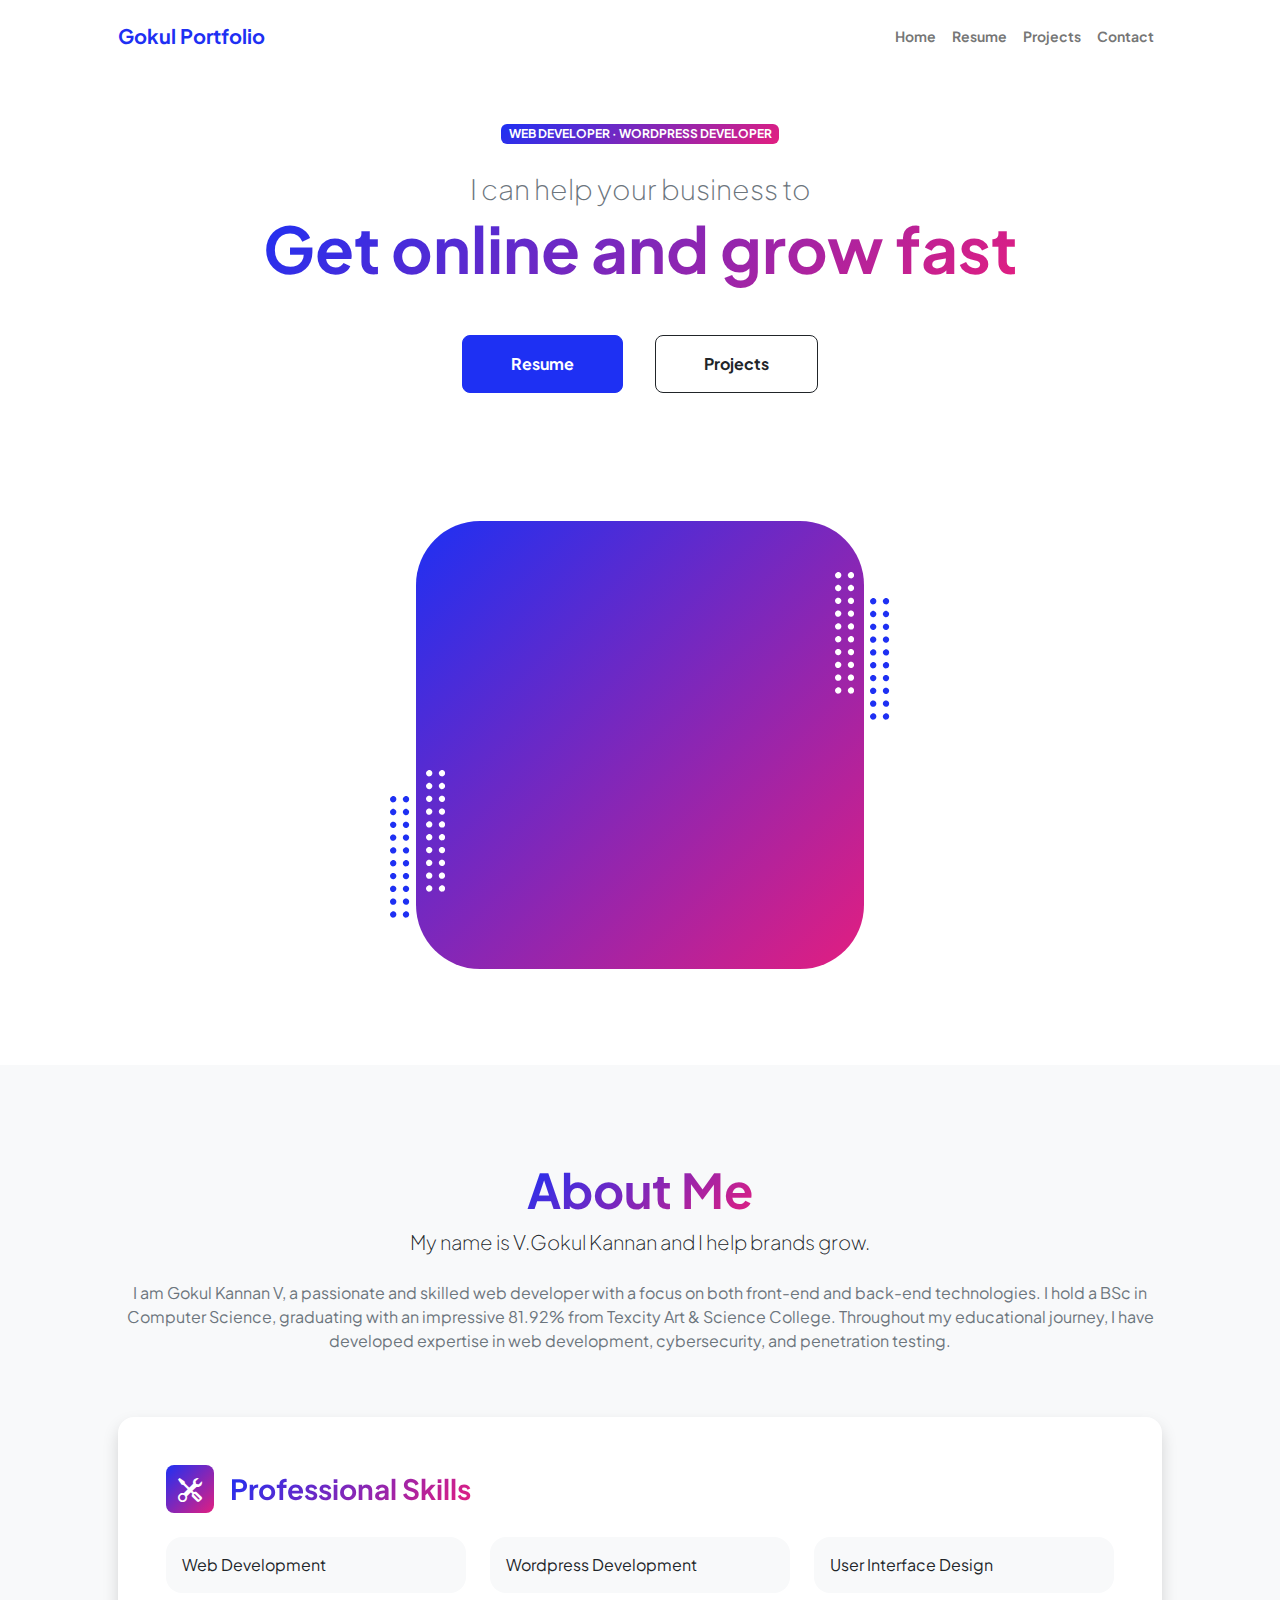
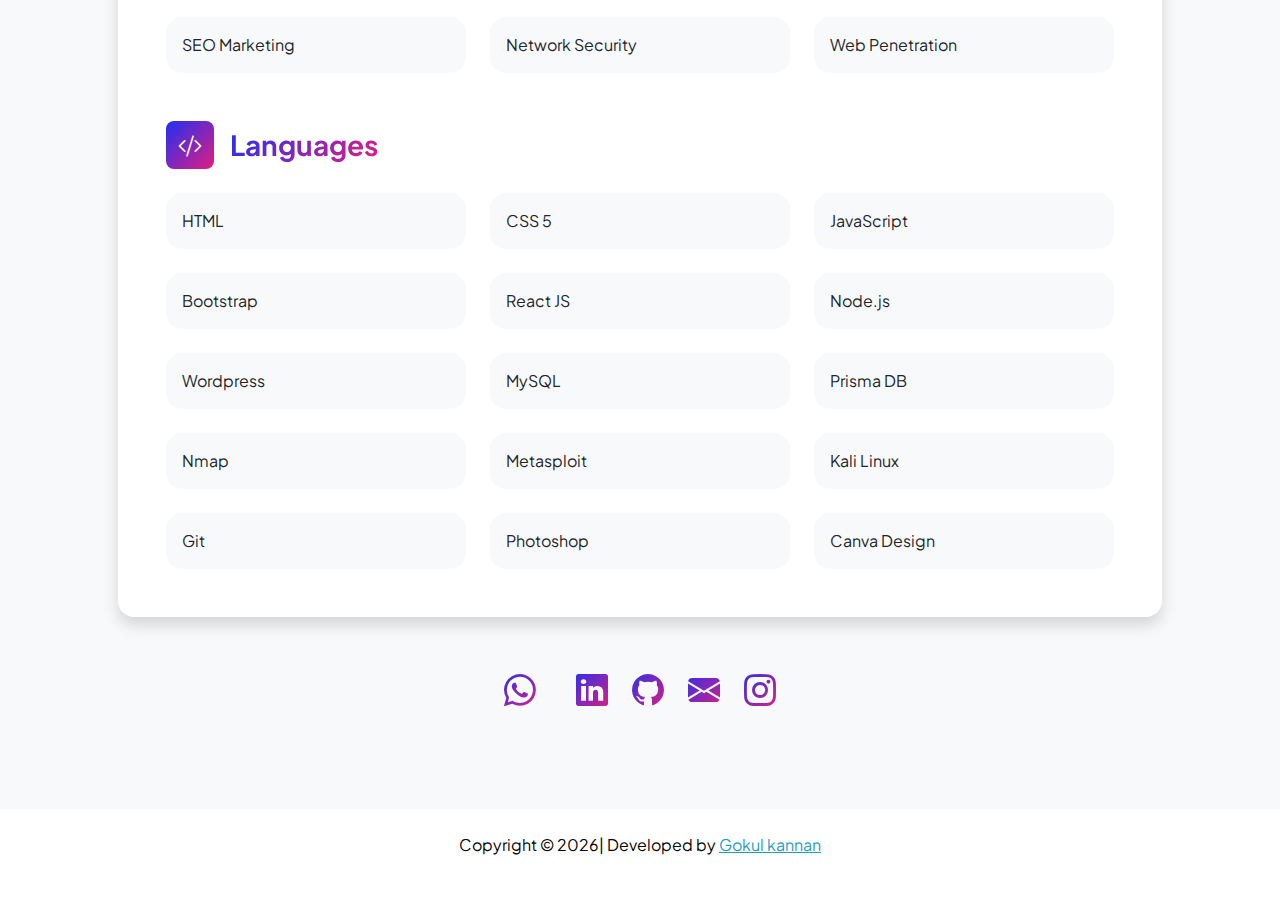
<file: index.html>
<!DOCTYPE html>
<html lang="en">
    <head>
        <meta charset="utf-8" />
        <meta name="viewport" content="width=device-width, initial-scale=1, shrink-to-fit=no" />
        <meta name="description" content="" />
        <meta name="author" content="" />
        <title>Gokul</title>
        <!-- Favicon-->
        <link rel="icon" type="image/x-icon" href="assets/favicon.ico" />
        <!-- Custom Google font-->
        <link rel="preconnect" href="https://fonts.googleapis.com" />
        <link rel="preconnect" href="https://fonts.gstatic.com" crossorigin />
        <link href="https://fonts.googleapis.com/css2?family=Plus+Jakarta+Sans:wght@100;200;300;400;500;600;700;800;900&amp;display=swap" rel="stylesheet" />
        <!-- Bootstrap icons-->
        <link href="https://cdn.jsdelivr.net/npm/bootstrap-icons@1.8.1/font/bootstrap-icons.css" rel="stylesheet" />
        <!-- Core theme CSS (includes Bootstrap)-->
        <link href="css/styles.css" rel="stylesheet" />
    </head>
    <body class="d-flex flex-column h-100">
        <main class="flex-shrink-0">
            <!-- Navigation-->
            <nav class="navbar navbar-expand-lg navbar-light bg-white py-3">
                <div class="container px-5">
                    <a class="navbar-brand" href="index.html"><span class="fw-bolder text-primary">Gokul Portfolio</span></a>
                    <button class="navbar-toggler" type="button" data-bs-toggle="collapse" data-bs-target="#navbarSupportedContent" aria-controls="navbarSupportedContent" aria-expanded="false" aria-label="Toggle navigation"><span class="navbar-toggler-icon"></span></button>
                    <div class="collapse navbar-collapse" id="navbarSupportedContent">
                        <ul class="navbar-nav ms-auto mb-2 mb-lg-0 small fw-bolder">
                            <li class="nav-item"><a class="nav-link" href="index.html">Home</a></li>
                            <li class="nav-item"><a class="nav-link" href="resume.html">Resume</a></li>
                            <li class="nav-item"><a class="nav-link" href="projects.html">Projects</a></li>
                            <li class="nav-item"><a class="nav-link" href="contact.html">Contact</a></li>
                        </ul>
                    </div>
                </div>
            </nav>
            <!-- Header-->
            <header class="py-5">
                <div class="container px-5 pb-5">
                    <div class="row gx-5 align-items-center">
                        <div class="col-xxl-5">
                            <!-- Header text content-->
                            <div class="text-center text-xxl-start">
                                <div class="badge bg-gradient-primary-to-secondary text-white mb-4"><div class="text-uppercase">Web Developer &middot; Wordpress Developer  </div></div>
                                <div class="fs-3 fw-light text-muted">I can help your business to</div>
                                <h1 class="display-3 fw-bolder mb-5"><span class="text-gradient d-inline">Get online and grow fast</span></h1>
                                <div class="d-grid gap-3 d-sm-flex justify-content-sm-center justify-content-xxl-start mb-3">
                                    <a class="btn btn-primary btn-lg px-5 py-3 me-sm-3 fs-6 fw-bolder" href="./assets/Gokul kannan Resume.pdf">Resume</a>
                                    <a class="btn btn-outline-dark btn-lg px-5 py-3 fs-6 fw-bolder" href="projects.html">Projects</a>
                                </div>
                            </div>
                        </div>
                        <div class="col-xxl-7">
                            <!-- Header profile picture-->
                            <div class="d-flex justify-content-center mt-5 mt-xxl-0">
                                <div class="profile bg-gradient-primary-to-secondary">
                                    <!-- TIP: For best results, use a photo with a transparent background like the demo example below-->
                                    <!-- Watch a tutorial on how to do this on YouTube (link)-->
                                   <!--  <img class="profile-img" src="assets/profile.png" alt="..." /> -->
                                    <div class="dots-1">
                                        <!-- SVG Dots-->
                                        <svg version="1.1" xmlns="http://www.w3.org/2000/svg" xmlns:xlink="http://www.w3.org/1999/xlink" x="0px" y="0px" viewBox="0 0 191.6 1215.4" style="enable-background: new 0 0 191.6 1215.4" xml:space="preserve">
                                            <g transform="translate(0.000000,1280.000000) scale(0.100000,-0.100000)">
                                                <path d="M227.7,12788.6c-105-35-200-141-222-248c-43-206,163-412,369-369c155,32,275,190,260,339c-11,105-90,213-190,262        C383.7,12801.6,289.7,12808.6,227.7,12788.6z"></path>
                                                <path d="M1507.7,12788.6c-151-50-253-216-222-362c25-119,136-230,254-255c194-41,395,142,375,339c-11,105-90,213-190,262        C1663.7,12801.6,1569.7,12808.6,1507.7,12788.6z"></path>
                                                <path d="M227.7,11508.6c-105-35-200-141-222-248c-43-206,163-412,369-369c155,32,275,190,260,339c-11,105-90,213-190,262        C383.7,11521.6,289.7,11528.6,227.7,11508.6z"></path>
                                                <path d="M1507.7,11508.6c-151-50-253-216-222-362c25-119,136-230,254-255c194-41,395,142,375,339c-11,105-90,213-190,262        C1663.7,11521.6,1569.7,11528.6,1507.7,11508.6z"></path>
                                                <path d="M227.7,10228.6c-105-35-200-141-222-248c-43-206,163-412,369-369c155,32,275,190,260,339c-11,105-90,213-190,262        C383.7,10241.6,289.7,10248.6,227.7,10228.6z"></path>
                                                <path d="M1507.7,10228.6c-105-35-200-141-222-248c-43-206,163-412,369-369c155,32,275,190,260,339c-11,105-90,213-190,262        C1663.7,10241.6,1569.7,10248.6,1507.7,10228.6z"></path>
                                                <path d="M227.7,8948.6c-105-35-200-141-222-248c-43-206,163-412,369-369c155,32,275,190,260,339c-11,105-90,213-190,262        C383.7,8961.6,289.7,8968.6,227.7,8948.6z"></path>
                                                <path d="M1507.7,8948.6c-105-35-200-141-222-248c-43-206,163-412,369-369c155,32,275,190,260,339c-11,105-90,213-190,262        C1663.7,8961.6,1569.7,8968.6,1507.7,8948.6z"></path>
                                                <path d="M227.7,7668.6c-105-35-200-141-222-248c-43-206,163-412,369-369c155,32,275,190,260,339c-11,105-90,213-190,262        C383.7,7681.6,289.7,7688.6,227.7,7668.6z"></path>
                                                <path d="M1507.7,7668.6c-105-35-200-141-222-248c-43-206,163-412,369-369c155,32,275,190,260,339c-11,105-90,213-190,262        C1663.7,7681.6,1569.7,7688.6,1507.7,7668.6z"></path>
                                                <path d="M227.7,6388.6c-105-35-200-141-222-248c-43-206,163-412,369-369c155,32,275,190,260,339c-11,105-90,213-190,262        C383.7,6401.6,289.7,6408.6,227.7,6388.6z"></path>
                                                <path d="M1507.7,6388.6c-105-35-200-141-222-248c-43-206,163-412,369-369c155,32,275,190,260,339c-11,105-90,213-190,262        C1663.7,6401.6,1569.7,6408.6,1507.7,6388.6z"></path>
                                                <path d="M227.7,5108.6c-105-35-200-141-222-248c-43-206,163-412,369-369c155,32,275,190,260,339c-11,105-90,213-190,262        C383.7,5121.6,289.7,5128.6,227.7,5108.6z"></path>
                                                <path d="M1507.7,5108.6c-105-35-200-141-222-248c-43-206,163-412,369-369c155,32,275,190,260,339c-11,105-90,213-190,262        C1663.7,5121.6,1569.7,5128.6,1507.7,5108.6z"></path>
                                                <path d="M227.7,3828.6c-105-35-200-141-222-248c-43-206,163-412,369-369c155,32,275,190,260,339c-11,105-90,213-190,262        C383.7,3841.6,289.7,3848.6,227.7,3828.6z"></path>
                                                <path d="M1507.7,3828.6c-105-35-200-141-222-248c-43-206,163-412,369-369c155,32,275,190,260,339c-11,105-90,213-190,262        C1663.7,3841.6,1569.7,3848.6,1507.7,3828.6z"></path>
                                                <path d="M227.7,2548.6c-105-35-200-141-222-248c-43-206,163-412,369-369c155,32,275,190,260,339c-11,105-90,213-190,262        C383.7,2561.6,289.7,2568.6,227.7,2548.6z"></path>
                                                <path d="M1507.7,2548.6c-105-35-200-141-222-248c-43-206,163-412,369-369c155,32,275,190,260,339c-11,105-90,213-190,262        C1663.7,2561.6,1569.7,2568.6,1507.7,2548.6z"></path>
                                                <path d="M227.7,1268.6c-105-35-200-141-222-248c-43-206,163-412,369-369c155,32,275,190,260,339c-11,105-90,213-190,262        C383.7,1281.6,289.7,1288.6,227.7,1268.6z"></path>
                                                <path d="M1507.7,1268.6c-105-35-200-141-222-248c-43-206,163-412,369-369c155,32,275,190,260,339c-11,105-90,213-190,262        C1663.7,1281.6,1569.7,1288.6,1507.7,1268.6z"></path>
                                            </g>
                                        </svg>
                                        <!-- END of SVG dots-->
                                    </div>
                                    <div class="dots-2">
                                        <!-- SVG Dots-->
                                        <svg version="1.1" xmlns="http://www.w3.org/2000/svg" xmlns:xlink="http://www.w3.org/1999/xlink" x="0px" y="0px" viewBox="0 0 191.6 1215.4" style="enable-background: new 0 0 191.6 1215.4" xml:space="preserve">
                                            <g transform="translate(0.000000,1280.000000) scale(0.100000,-0.100000)">
                                                <path d="M227.7,12788.6c-105-35-200-141-222-248c-43-206,163-412,369-369c155,32,275,190,260,339c-11,105-90,213-190,262        C383.7,12801.6,289.7,12808.6,227.7,12788.6z"></path>
                                                <path d="M1507.7,12788.6c-151-50-253-216-222-362c25-119,136-230,254-255c194-41,395,142,375,339c-11,105-90,213-190,262        C1663.7,12801.6,1569.7,12808.6,1507.7,12788.6z"></path>
                                                <path d="M227.7,11508.6c-105-35-200-141-222-248c-43-206,163-412,369-369c155,32,275,190,260,339c-11,105-90,213-190,262        C383.7,11521.6,289.7,11528.6,227.7,11508.6z"></path>
                                                <path d="M1507.7,11508.6c-151-50-253-216-222-362c25-119,136-230,254-255c194-41,395,142,375,339c-11,105-90,213-190,262        C1663.7,11521.6,1569.7,11528.6,1507.7,11508.6z"></path>
                                                <path d="M227.7,10228.6c-105-35-200-141-222-248c-43-206,163-412,369-369c155,32,275,190,260,339c-11,105-90,213-190,262        C383.7,10241.6,289.7,10248.6,227.7,10228.6z"></path>
                                                <path d="M1507.7,10228.6c-105-35-200-141-222-248c-43-206,163-412,369-369c155,32,275,190,260,339c-11,105-90,213-190,262        C1663.7,10241.6,1569.7,10248.6,1507.7,10228.6z"></path>
                                                <path d="M227.7,8948.6c-105-35-200-141-222-248c-43-206,163-412,369-369c155,32,275,190,260,339c-11,105-90,213-190,262        C383.7,8961.6,289.7,8968.6,227.7,8948.6z"></path>
                                                <path d="M1507.7,8948.6c-105-35-200-141-222-248c-43-206,163-412,369-369c155,32,275,190,260,339c-11,105-90,213-190,262        C1663.7,8961.6,1569.7,8968.6,1507.7,8948.6z"></path>
                                                <path d="M227.7,7668.6c-105-35-200-141-222-248c-43-206,163-412,369-369c155,32,275,190,260,339c-11,105-90,213-190,262        C383.7,7681.6,289.7,7688.6,227.7,7668.6z"></path>
                                                <path d="M1507.7,7668.6c-105-35-200-141-222-248c-43-206,163-412,369-369c155,32,275,190,260,339c-11,105-90,213-190,262        C1663.7,7681.6,1569.7,7688.6,1507.7,7668.6z"></path>
                                                <path d="M227.7,6388.6c-105-35-200-141-222-248c-43-206,163-412,369-369c155,32,275,190,260,339c-11,105-90,213-190,262        C383.7,6401.6,289.7,6408.6,227.7,6388.6z"></path>
                                                <path d="M1507.7,6388.6c-105-35-200-141-222-248c-43-206,163-412,369-369c155,32,275,190,260,339c-11,105-90,213-190,262        C1663.7,6401.6,1569.7,6408.6,1507.7,6388.6z"></path>
                                                <path d="M227.7,5108.6c-105-35-200-141-222-248c-43-206,163-412,369-369c155,32,275,190,260,339c-11,105-90,213-190,262        C383.7,5121.6,289.7,5128.6,227.7,5108.6z"></path>
                                                <path d="M1507.7,5108.6c-105-35-200-141-222-248c-43-206,163-412,369-369c155,32,275,190,260,339c-11,105-90,213-190,262        C1663.7,5121.6,1569.7,5128.6,1507.7,5108.6z"></path>
                                                <path d="M227.7,3828.6c-105-35-200-141-222-248c-43-206,163-412,369-369c155,32,275,190,260,339c-11,105-90,213-190,262        C383.7,3841.6,289.7,3848.6,227.7,3828.6z"></path>
                                                <path d="M1507.7,3828.6c-105-35-200-141-222-248c-43-206,163-412,369-369c155,32,275,190,260,339c-11,105-90,213-190,262        C1663.7,3841.6,1569.7,3848.6,1507.7,3828.6z"></path>
                                                <path d="M227.7,2548.6c-105-35-200-141-222-248c-43-206,163-412,369-369c155,32,275,190,260,339c-11,105-90,213-190,262        C383.7,2561.6,289.7,2568.6,227.7,2548.6z"></path>
                                                <path d="M1507.7,2548.6c-105-35-200-141-222-248c-43-206,163-412,369-369c155,32,275,190,260,339c-11,105-90,213-190,262        C1663.7,2561.6,1569.7,2568.6,1507.7,2548.6z"></path>
                                                <path d="M227.7,1268.6c-105-35-200-141-222-248c-43-206,163-412,369-369c155,32,275,190,260,339c-11,105-90,213-190,262        C383.7,1281.6,289.7,1288.6,227.7,1268.6z"></path>
                                                <path d="M1507.7,1268.6c-105-35-200-141-222-248c-43-206,163-412,369-369c155,32,275,190,260,339c-11,105-90,213-190,262        C1663.7,1281.6,1569.7,1288.6,1507.7,1268.6z"></path>
                                            </g>
                                        </svg>
                                        <!-- END of SVG dots-->
                                    </div>
                                    <div class="dots-3">
                                        <!-- SVG Dots-->
                                        <svg version="1.1" xmlns="http://www.w3.org/2000/svg" xmlns:xlink="http://www.w3.org/1999/xlink" x="0px" y="0px" viewBox="0 0 191.6 1215.4" style="enable-background: new 0 0 191.6 1215.4" xml:space="preserve">
                                            <g transform="translate(0.000000,1280.000000) scale(0.100000,-0.100000)">
                                                <path d="M227.7,12788.6c-105-35-200-141-222-248c-43-206,163-412,369-369c155,32,275,190,260,339c-11,105-90,213-190,262        C383.7,12801.6,289.7,12808.6,227.7,12788.6z"></path>
                                                <path d="M1507.7,12788.6c-151-50-253-216-222-362c25-119,136-230,254-255c194-41,395,142,375,339c-11,105-90,213-190,262        C1663.7,12801.6,1569.7,12808.6,1507.7,12788.6z"></path>
                                                <path d="M227.7,11508.6c-105-35-200-141-222-248c-43-206,163-412,369-369c155,32,275,190,260,339c-11,105-90,213-190,262        C383.7,11521.6,289.7,11528.6,227.7,11508.6z"></path>
                                                <path d="M1507.7,11508.6c-151-50-253-216-222-362c25-119,136-230,254-255c194-41,395,142,375,339c-11,105-90,213-190,262        C1663.7,11521.6,1569.7,11528.6,1507.7,11508.6z"></path>
                                                <path d="M227.7,10228.6c-105-35-200-141-222-248c-43-206,163-412,369-369c155,32,275,190,260,339c-11,105-90,213-190,262        C383.7,10241.6,289.7,10248.6,227.7,10228.6z"></path>
                                                <path d="M1507.7,10228.6c-105-35-200-141-222-248c-43-206,163-412,369-369c155,32,275,190,260,339c-11,105-90,213-190,262        C1663.7,10241.6,1569.7,10248.6,1507.7,10228.6z"></path>
                                                <path d="M227.7,8948.6c-105-35-200-141-222-248c-43-206,163-412,369-369c155,32,275,190,260,339c-11,105-90,213-190,262        C383.7,8961.6,289.7,8968.6,227.7,8948.6z"></path>
                                                <path d="M1507.7,8948.6c-105-35-200-141-222-248c-43-206,163-412,369-369c155,32,275,190,260,339c-11,105-90,213-190,262        C1663.7,8961.6,1569.7,8968.6,1507.7,8948.6z"></path>
                                                <path d="M227.7,7668.6c-105-35-200-141-222-248c-43-206,163-412,369-369c155,32,275,190,260,339c-11,105-90,213-190,262        C383.7,7681.6,289.7,7688.6,227.7,7668.6z"></path>
                                                <path d="M1507.7,7668.6c-105-35-200-141-222-248c-43-206,163-412,369-369c155,32,275,190,260,339c-11,105-90,213-190,262        C1663.7,7681.6,1569.7,7688.6,1507.7,7668.6z"></path>
                                                <path d="M227.7,6388.6c-105-35-200-141-222-248c-43-206,163-412,369-369c155,32,275,190,260,339c-11,105-90,213-190,262        C383.7,6401.6,289.7,6408.6,227.7,6388.6z"></path>
                                                <path d="M1507.7,6388.6c-105-35-200-141-222-248c-43-206,163-412,369-369c155,32,275,190,260,339c-11,105-90,213-190,262        C1663.7,6401.6,1569.7,6408.6,1507.7,6388.6z"></path>
                                                <path d="M227.7,5108.6c-105-35-200-141-222-248c-43-206,163-412,369-369c155,32,275,190,260,339c-11,105-90,213-190,262        C383.7,5121.6,289.7,5128.6,227.7,5108.6z"></path>
                                                <path d="M1507.7,5108.6c-105-35-200-141-222-248c-43-206,163-412,369-369c155,32,275,190,260,339c-11,105-90,213-190,262        C1663.7,5121.6,1569.7,5128.6,1507.7,5108.6z"></path>
                                                <path d="M227.7,3828.6c-105-35-200-141-222-248c-43-206,163-412,369-369c155,32,275,190,260,339c-11,105-90,213-190,262        C383.7,3841.6,289.7,3848.6,227.7,3828.6z"></path>
                                                <path d="M1507.7,3828.6c-105-35-200-141-222-248c-43-206,163-412,369-369c155,32,275,190,260,339c-11,105-90,213-190,262        C1663.7,3841.6,1569.7,3848.6,1507.7,3828.6z"></path>
                                                <path d="M227.7,2548.6c-105-35-200-141-222-248c-43-206,163-412,369-369c155,32,275,190,260,339c-11,105-90,213-190,262        C383.7,2561.6,289.7,2568.6,227.7,2548.6z"></path>
                                                <path d="M1507.7,2548.6c-105-35-200-141-222-248c-43-206,163-412,369-369c155,32,275,190,260,339c-11,105-90,213-190,262        C1663.7,2561.6,1569.7,2568.6,1507.7,2548.6z"></path>
                                                <path d="M227.7,1268.6c-105-35-200-141-222-248c-43-206,163-412,369-369c155,32,275,190,260,339c-11,105-90,213-190,262        C383.7,1281.6,289.7,1288.6,227.7,1268.6z"></path>
                                                <path d="M1507.7,1268.6c-105-35-200-141-222-248c-43-206,163-412,369-369c155,32,275,190,260,339c-11,105-90,213-190,262        C1663.7,1281.6,1569.7,1288.6,1507.7,1268.6z"></path>
                                            </g>
                                        </svg>
                                        <!-- END of SVG dots-->
                                    </div>
                                    <div class="dots-4">
                                        <!-- SVG Dots-->
                                        <svg version="1.1" xmlns="http://www.w3.org/2000/svg" xmlns:xlink="http://www.w3.org/1999/xlink" x="0px" y="0px" viewBox="0 0 191.6 1215.4" style="enable-background: new 0 0 191.6 1215.4" xml:space="preserve">
                                            <g transform="translate(0.000000,1280.000000) scale(0.100000,-0.100000)">
                                                <path d="M227.7,12788.6c-105-35-200-141-222-248c-43-206,163-412,369-369c155,32,275,190,260,339c-11,105-90,213-190,262        C383.7,12801.6,289.7,12808.6,227.7,12788.6z"></path>
                                                <path d="M1507.7,12788.6c-151-50-253-216-222-362c25-119,136-230,254-255c194-41,395,142,375,339c-11,105-90,213-190,262        C1663.7,12801.6,1569.7,12808.6,1507.7,12788.6z"></path>
                                                <path d="M227.7,11508.6c-105-35-200-141-222-248c-43-206,163-412,369-369c155,32,275,190,260,339c-11,105-90,213-190,262        C383.7,11521.6,289.7,11528.6,227.7,11508.6z"></path>
                                                <path d="M1507.7,11508.6c-151-50-253-216-222-362c25-119,136-230,254-255c194-41,395,142,375,339c-11,105-90,213-190,262        C1663.7,11521.6,1569.7,11528.6,1507.7,11508.6z"></path>
                                                <path d="M227.7,10228.6c-105-35-200-141-222-248c-43-206,163-412,369-369c155,32,275,190,260,339c-11,105-90,213-190,262        C383.7,10241.6,289.7,10248.6,227.7,10228.6z"></path>
                                                <path d="M1507.7,10228.6c-105-35-200-141-222-248c-43-206,163-412,369-369c155,32,275,190,260,339c-11,105-90,213-190,262        C1663.7,10241.6,1569.7,10248.6,1507.7,10228.6z"></path>
                                                <path d="M227.7,8948.6c-105-35-200-141-222-248c-43-206,163-412,369-369c155,32,275,190,260,339c-11,105-90,213-190,262        C383.7,8961.6,289.7,8968.6,227.7,8948.6z"></path>
                                                <path d="M1507.7,8948.6c-105-35-200-141-222-248c-43-206,163-412,369-369c155,32,275,190,260,339c-11,105-90,213-190,262        C1663.7,8961.6,1569.7,8968.6,1507.7,8948.6z"></path>
                                                <path d="M227.7,7668.6c-105-35-200-141-222-248c-43-206,163-412,369-369c155,32,275,190,260,339c-11,105-90,213-190,262        C383.7,7681.6,289.7,7688.6,227.7,7668.6z"></path>
                                                <path d="M1507.7,7668.6c-105-35-200-141-222-248c-43-206,163-412,369-369c155,32,275,190,260,339c-11,105-90,213-190,262        C1663.7,7681.6,1569.7,7688.6,1507.7,7668.6z"></path>
                                                <path d="M227.7,6388.6c-105-35-200-141-222-248c-43-206,163-412,369-369c155,32,275,190,260,339c-11,105-90,213-190,262        C383.7,6401.6,289.7,6408.6,227.7,6388.6z"></path>
                                                <path d="M1507.7,6388.6c-105-35-200-141-222-248c-43-206,163-412,369-369c155,32,275,190,260,339c-11,105-90,213-190,262        C1663.7,6401.6,1569.7,6408.6,1507.7,6388.6z"></path>
                                                <path d="M227.7,5108.6c-105-35-200-141-222-248c-43-206,163-412,369-369c155,32,275,190,260,339c-11,105-90,213-190,262        C383.7,5121.6,289.7,5128.6,227.7,5108.6z"></path>
                                                <path d="M1507.7,5108.6c-105-35-200-141-222-248c-43-206,163-412,369-369c155,32,275,190,260,339c-11,105-90,213-190,262        C1663.7,5121.6,1569.7,5128.6,1507.7,5108.6z"></path>
                                                <path d="M227.7,3828.6c-105-35-200-141-222-248c-43-206,163-412,369-369c155,32,275,190,260,339c-11,105-90,213-190,262        C383.7,3841.6,289.7,3848.6,227.7,3828.6z"></path>
                                                <path d="M1507.7,3828.6c-105-35-200-141-222-248c-43-206,163-412,369-369c155,32,275,190,260,339c-11,105-90,213-190,262        C1663.7,3841.6,1569.7,3848.6,1507.7,3828.6z"></path>
                                                <path d="M227.7,2548.6c-105-35-200-141-222-248c-43-206,163-412,369-369c155,32,275,190,260,339c-11,105-90,213-190,262        C383.7,2561.6,289.7,2568.6,227.7,2548.6z"></path>
                                                <path d="M1507.7,2548.6c-105-35-200-141-222-248c-43-206,163-412,369-369c155,32,275,190,260,339c-11,105-90,213-190,262        C1663.7,2561.6,1569.7,2568.6,1507.7,2548.6z"></path>
                                                <path d="M227.7,1268.6c-105-35-200-141-222-248c-43-206,163-412,369-369c155,32,275,190,260,339c-11,105-90,213-190,262        C383.7,1281.6,289.7,1288.6,227.7,1268.6z"></path>
                                                <path d="M1507.7,1268.6c-105-35-200-141-222-248c-43-206,163-412,369-369c155,32,275,190,260,339c-11,105-90,213-190,262        C1663.7,1281.6,1569.7,1288.6,1507.7,1268.6z"></path>
                                            </g>
                                        </svg>
                                        <!-- END of SVG dots-->
                                    </div>
                                </div>
                            </div>
                        </div>
                    </div>
                </div>
            </header>
            <!-- About Section-->
            <section class="bg-light py-5">
                <div class="container px-5">
                    <div class="row gx-5 justify-content-center">
                        <div class="col-xxl-8">
                            <div class="text-center my-5">
                                <h2 class="display-5 fw-bolder"><span class="text-gradient d-inline">About Me</span></h2>
                                <p class="lead fw-light mb-4">My name is V.Gokul Kannan and I help brands grow.</p>
                                <p class="text-muted">I am Gokul Kannan V, a passionate and skilled web developer with a
                                     focus on both front-end and back-end technologies. I hold a BSc in Computer Science,
                                      graduating with an impressive 81.92% from Texcity Art & Science College. Throughout my educational journey,
                                     I have developed expertise in web development, cybersecurity, and penetration testing.</p>
                                     <br><br>
                                     <section>
                                        <!-- Skillset Card-->
                                        <div class="card shadow border-0 rounded-4 mb-5">
                                            <div class="card-body p-5">
                                                <!-- Professional skills list-->
                                                <div class="mb-5">
                                                    <div class="d-flex align-items-center mb-4">
                                                        <div class="feature bg-primary bg-gradient-primary-to-secondary text-white rounded-3 me-3"><i class="bi bi-tools"></i></div>
                                                        <h3 class="fw-bolder mb-0"><span class="text-gradient d-inline">Professional Skills</span></h3>
                                                    </div>
                                                    <div class="row row-cols-1 row-cols-md-3 mb-4">
                                                        <div class="col mb-4 mb-md-0"><div class="d-flex align-items-center bg-light rounded-4 p-3 h-100">Web Development</div></div>
                                                        <div class="col mb-4 mb-md-0"><div class="d-flex align-items-center bg-light rounded-4 p-3 h-100">Wordpress Development</div></div>
                                                        <div class="col"><div class="d-flex align-items-center bg-light rounded-4 p-3 h-100">User Interface Design</div></div>
                                                    </div>
                                                     <div class="row row-cols-1 row-cols-md-3">
                                                        <div class="col mb-4 mb-md-0"><div class="d-flex align-items-center bg-light rounded-4 p-3 h-100">SEO Marketing</div></div>
                                                        <div class="col mb-4 mb-md-0"><div class="d-flex align-items-center bg-light rounded-4 p-3 h-100">Network Security</div></div>
                                                        <div class="col mb-4 mb-md-0"><div class="d-flex align-items-center bg-light rounded-4 p-3 h-100">Web Penetration</div></div>
                                                    </div>
                                                </div>
                                                <!-- Languages list-->
                                                <div class="mb-0">
                                                    <div class="d-flex align-items-center mb-4">
                                                        <div class="feature bg-primary bg-gradient-primary-to-secondary text-white rounded-3 me-3"><i class="bi bi-code-slash"></i></div>
                                                        <h3 class="fw-bolder mb-0"><span class="text-gradient d-inline">Languages</span></h3>
                                                    </div>
                                                    <div class="row row-cols-1 row-cols-md-3 mb-4">
                                                        <div class="col mb-4 mb-md-0"><div class="d-flex align-items-center bg-light rounded-4 p-3 h-100">HTML</div></div>
                                                        <div class="col mb-4 mb-md-0"><div class="d-flex align-items-center bg-light rounded-4 p-3 h-100">CSS 5</div></div>
                                                        <div class="col"><div class="d-flex align-items-center bg-light rounded-4 p-3 h-100">JavaScript</div></div>
                                                    </div>
                                                    <div class="row row-cols-1 row-cols-md-3">
                                                        <div class="col mb-4 mb-md-0"><div class="d-flex align-items-center bg-light rounded-4 p-3 h-100">Bootstrap </div></div>
                                                        <div class="col mb-4 mb-md-0"><div class="d-flex align-items-center bg-light rounded-4 p-3 h-100">  React JS</div></div>
                                                        <div class="col"><div class="d-flex align-items-center bg-light rounded-4 p-3 h-100">Node.js </div></div>
                                                    </div>
                                                    <br>
                                                    <div class="row row-cols-1 row-cols-md-3">
                                                        <div class="col mb-4 mb-md-0"><div class="d-flex align-items-center bg-light rounded-4 p-3 h-100">Wordpress</div></div>
                                                        <div class="col mb-4 mb-md-0"><div class="d-flex align-items-center bg-light rounded-4 p-3 h-100">MySQL </div></div>
                                                        <div class="col"><div class="d-flex align-items-center bg-light rounded-4 p-3 h-100">Prisma DB</div></div>
                                                    </div>
                                                    <br>
                                                    <div class="row row-cols-1 row-cols-md-3">
                                                        <div class="col mb-4 mb-md-0"><div class="d-flex align-items-center bg-light rounded-4 p-3 h-100">Nmap</div></div>
                                                        <div class="col mb-4 mb-md-0"><div class="d-flex align-items-center bg-light rounded-4 p-3 h-100">Metasploit </div></div>
                                                        <div class="col"><div class="d-flex align-items-center bg-light rounded-4 p-3 h-100">Kali Linux</div></div>
                                                    </div>
                                                    <br>
                                                    <div class="row row-cols-1 row-cols-md-3">
                                                        <div class="col mb-4 mb-md-0"><div class="d-flex align-items-center bg-light rounded-4 p-3 h-100">Git</div></div>
                                                        <div class="col mb-4 mb-md-0"><div class="d-flex align-items-center bg-light rounded-4 p-3 h-100">Photoshop </div></div>
                                                        <div class="col"><div class="d-flex align-items-center bg-light rounded-4 p-3 h-100">Canva Design</div></div>
                                                    </div>
                                                </div>
                                            </div>
                                        </div>
                                    </section>
                                   
                                    <div class="d-flex justify-content-center fs-2 gap-4">
                                        <a class="text-gradient me-3" href="https://wa.me/9600925488" target="_blank" rel="noopener noreferrer"><i class="bi bi-whatsapp"></i></a>
                                        <a class="text-gradient" href="https://www.linkedin.com/in/gokul-kannan-99a4b5329/?utm_source=share&utm_campaign=share_via&utm_content=profile&utm_medium=android_app"><i class="bi bi-linkedin"></i></a>
                                        <a class="text-gradient" href="https://github.com/gokulKov"><i class="bi bi-github"></i></a>
                                        <a class="text-gradient" href="mailto:gokulkannan24005@gmail.com" target="_blank" rel="noopener noreferrer">
                                            <i class="bi bi-envelope-fill"></i>
                                        </a>
                                        <a class="text-gradient" href="https://www.instagram.com/gokul__lm10?igsh=bjN5Y2ZuZjZna3Ji"><i class="bi bi-instagram"></i></a>
                                      
                                        
                                        
                                    </div>
                            </div>
                        </div>
                    </div>
                </div>
            </section>
        </main>
        <!-- Footer-->
        <footer class="bg-white py-4 mt-auto">
            <div class="container px-5">
                <div class="row align-items-center justify-content-between flex-column flex-sm-row">
                    <p style="color:#050303; text-align:center;">
                        Copyright © <span id="copyright"><script>document.getElementById('copyright').appendChild(document.createTextNode(new Date().getFullYear() + ""))</script></span>| Developed by <a  style="color:#259cc0; " href="#" target="_blank" >Gokul kannan</a>
                    </p>
                    <!-- <div class="col-auto">
                        <a class="small" href="#!">Privacy</a>
                        <span class="mx-1">&middot;</span>
                        <a class="small" href="#!">Terms</a>
                        <span class="mx-1">&middot;</span>
                        <a class="small" href="#!">Contact</a>
                    </div> -->
                </div>
            </div>
        </footer>
        <!-- Bootstrap core JS-->
        <script src="https://cdn.jsdelivr.net/npm/bootstrap@5.2.3/dist/js/bootstrap.bundle.min.js"></script>
        <!-- Core theme JS-->
        <script src="js/scripts.js"></script>
    </body>
</html>
</file>
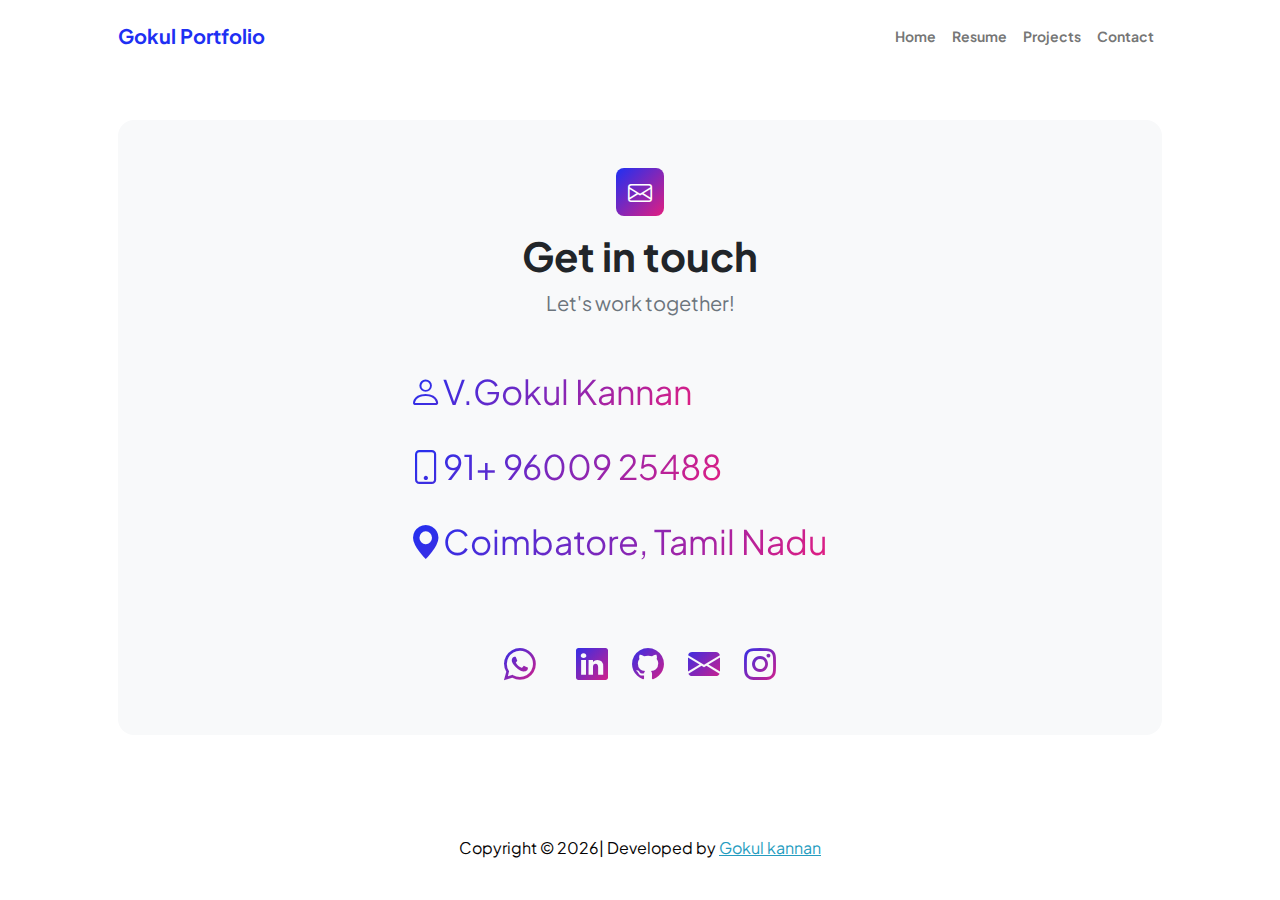
<file: contact.html>
<!DOCTYPE html>
<html lang="en">
    <head>
        <meta charset="utf-8" />
        <meta name="viewport" content="width=device-width, initial-scale=1, shrink-to-fit=no" />
        <meta name="description" content />
        <meta name="author" content />
        <title>Gokul</title>
        <!-- Favicon-->
        <link rel="icon" type="image/x-icon" href="assets/favicon.ico" />
        <!-- Custom Google font-->
        <link rel="preconnect" href="https://fonts.googleapis.com" />
        <link rel="preconnect" href="https://fonts.gstatic.com" crossorigin />
        <link href="https://fonts.googleapis.com/css2?family=Plus+Jakarta+Sans:wght@100;200;300;400;500;600;700;800;900&amp;display=swap" rel="stylesheet" />
        <!-- Bootstrap icons-->
        <link href="https://cdn.jsdelivr.net/npm/bootstrap-icons@1.8.1/font/bootstrap-icons.css" rel="stylesheet" />
        <!-- Core theme CSS (includes Bootstrap)-->
        <link href="css/styles.css" rel="stylesheet" />
    </head>
    <body class="d-flex flex-column">
        <main class="flex-shrink-0">
            <!-- Navigation-->
            <nav class="navbar navbar-expand-lg navbar-light bg-white py-3">
                <div class="container px-5">
                    <a class="navbar-brand" href="index.html"><span class="fw-bolder text-primary">Gokul Portfolio
                    </span></a>
                    <button class="navbar-toggler" type="button" data-bs-toggle="collapse" data-bs-target="#navbarSupportedContent" aria-controls="navbarSupportedContent" aria-expanded="false" aria-label="Toggle navigation"><span class="navbar-toggler-icon"></span></button>
                    <div class="collapse navbar-collapse" id="navbarSupportedContent">
                        <ul class="navbar-nav ms-auto mb-2 mb-lg-0 small fw-bolder">
                            <li class="nav-item"><a class="nav-link" href="index.html">Home</a></li>
                            <li class="nav-item"><a class="nav-link" href="resume.html">Resume</a></li>
                            <li class="nav-item"><a class="nav-link" href="projects.html">Projects</a></li>
                            <li class="nav-item"><a class="nav-link" href="contact.html">Contact</a></li>
                        </ul>
                    </div>
                </div>
            </nav>
            <!-- Page content-->
            <section class="py-5">
                <div class="container px-5">
                    <!-- Contact form-->
                    <div class="bg-light rounded-4 py-5 px-4 px-md-5">
                        <div class="text-center mb-5">
                            <div class="feature bg-primary bg-gradient-primary-to-secondary text-white rounded-3 mb-3"><i class="bi bi-envelope"></i></div>
                            <h1 class="fw-bolder">Get in touch</h1>
                            <p class="lead fw-normal text-muted mb-0">Let's work together!</p>
                        </div>
                        <div class="row gx-10 justify-content-center">
                            <div class="col-lg-8 col-xl-6">
                                

                                
                                <a class="text-gradient" style="height: 100px; font-size: 34px;" href="#!"><i class="bi bi-person"></i>V.Gokul Kannan</a><br><br>
                                <a class="text-gradient" style="height: 100px; font-size: 34px;" href="#!"><i class="bi bi-phone"></i>91+ 96009 25488</a><br><br>
                                <a class="text-gradient" style="height: 100px; font-size: 34px;" href="#!"><i class="bi bi-geo-alt-fill"></i>Coimbatore, Tamil Nadu</a><br>
                                <br><br><br>
                                <div class="d-flex justify-content-center fs-2 gap-4">
                                    <a class="text-gradient me-3" href="https://wa.me/9600925488" target="_blank" rel="noopener noreferrer"><i class="bi bi-whatsapp"></i></a>
                                    <a class="text-gradient" href="https://www.linkedin.com/in/gokul-kannan-99a4b5329/?utm_source=share&utm_campaign=share_via&utm_content=profile&utm_medium=android_app"><i class="bi bi-linkedin"></i></a>
                                    <a class="text-gradient" href="https://github.com/gokulKov"><i class="bi bi-github"></i></a>
                                    <a class="text-gradient" href="mailto:gokulkannan24005@gmail.com"  target="_blank" rel="noopener noreferrer">
                                        <i class="bi bi-envelope-fill"></i>
                                    </a>
                                    <a class="text-gradient" href="https://www.instagram.com/gokul__lm10?igsh=bjN5Y2ZuZjZna3Ji"><i class="bi bi-instagram"></i></a>
                                  
                                    
                                    
                                </div>
                                </form>
                            </div>
                        </div>
                    </div>
                </div>
            </section>
        </main>
        <!-- Footer-->
        <footer class="bg-white py-4 mt-auto">
            <div class="container px-5">
                <div class="row align-items-center justify-content-between flex-column flex-sm-row">
                    <p style="color:#050303; text-align:center;">
                        Copyright © <span id="copyright"><script>document.getElementById('copyright').appendChild(document.createTextNode(new Date().getFullYear() + ""))</script></span>| Developed by <a  style="color:#259cc0; " href="#" target="_blank" >Gokul kannan</a>
                    </p>
                    <!-- <div class="col-auto">
                        <a class="small" href="#!">Privacy</a>
                        <span class="mx-1">&middot;</span>
                        <a class="small" href="#!">Terms</a>
                        <span class="mx-1">&middot;</span>
                        <a class="small" href="#!">Contact</a>
                    </div> -->
                </div>
            </div>
        </footer>
        <!-- Bootstrap core JS-->
        <script src="https://cdn.jsdelivr.net/npm/bootstrap@5.2.3/dist/js/bootstrap.bundle.min.js"></script>
        <!-- Core theme JS-->
        <script src="js/scripts.js"></script>
        <!-- * * * * * * * * * * * * * * * * * * * * * * * * * * * * * * * * * * * * * * * *-->
        <!-- * *                               SB Forms JS                               * *-->
        <!-- * * Activate your form at https://startbootstrap.com/solution/contact-forms * *-->
        <!-- * * * * * * * * * * * * * * * * * * * * * * * * * * * * * * * * * * * * * * * *-->
        <script src="https://cdn.startbootstrap.com/sb-forms-latest.js"></script>
    </body>
</html>
</file>
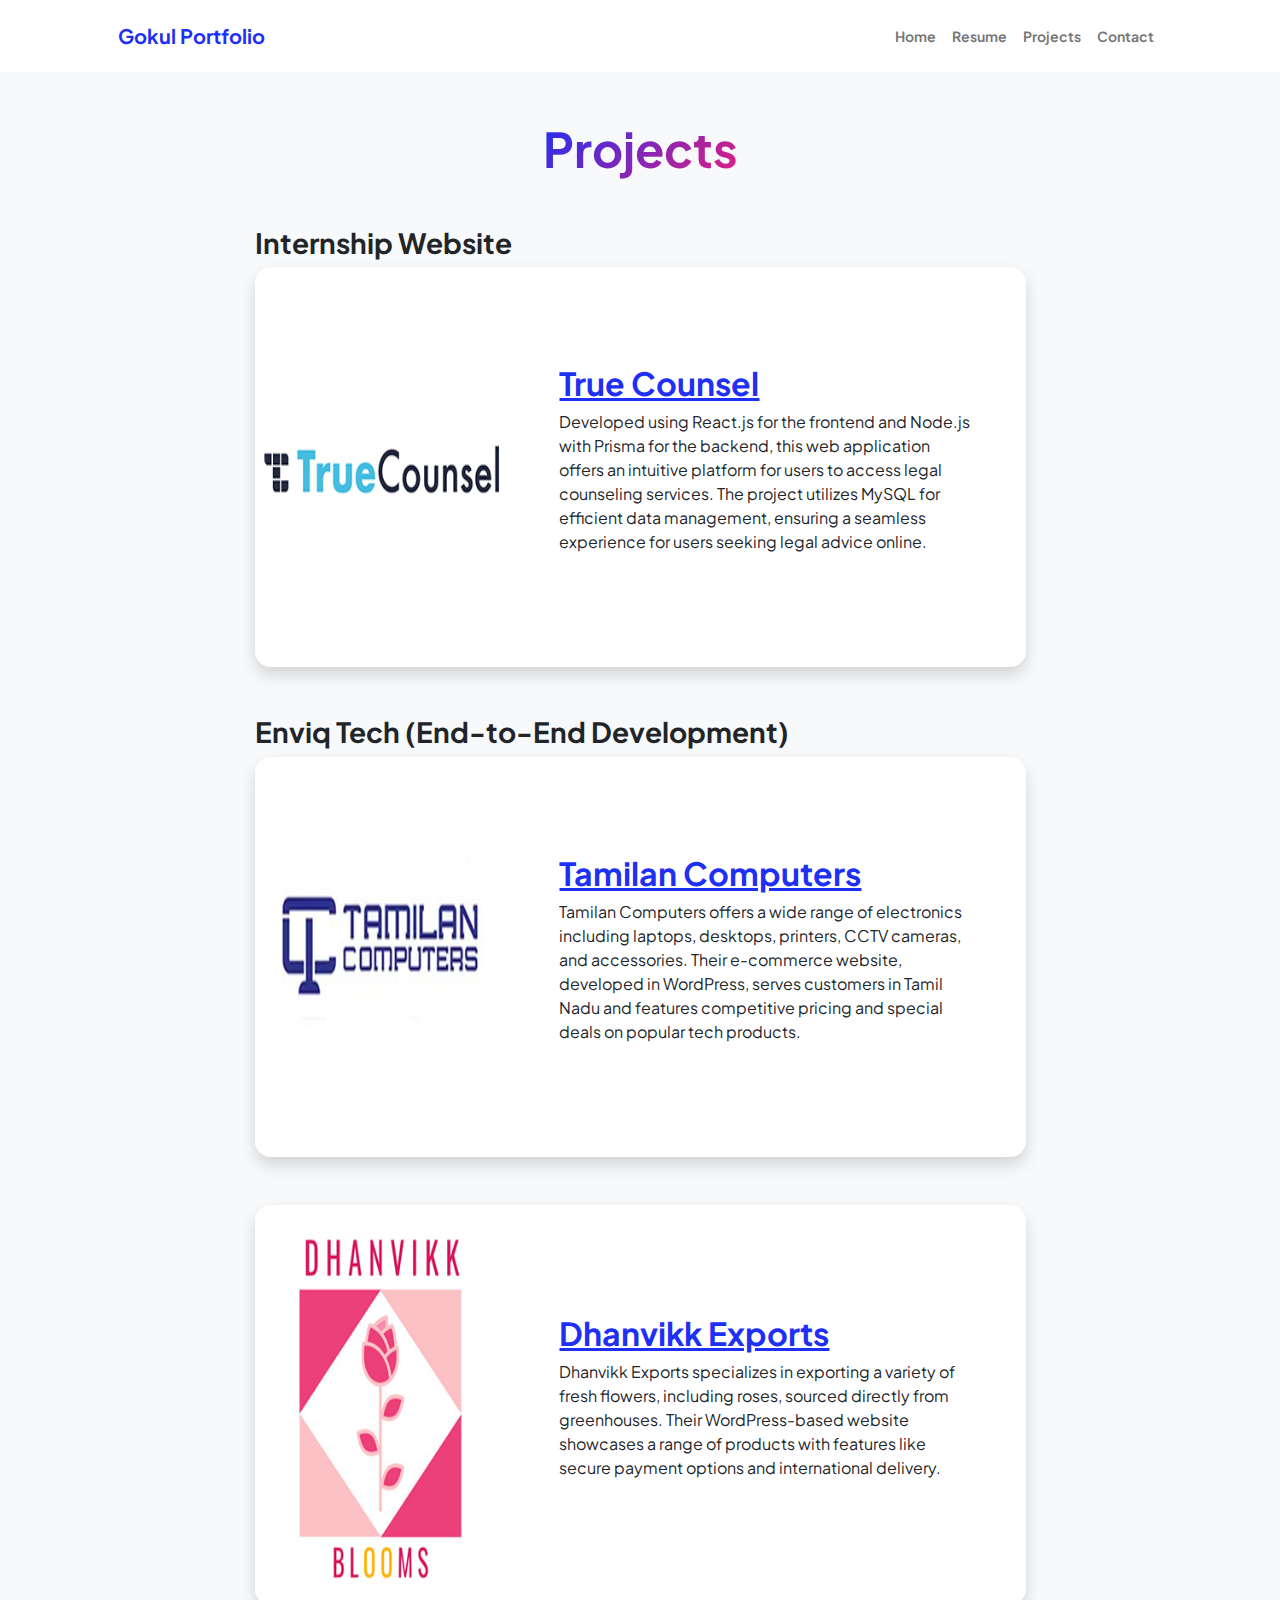
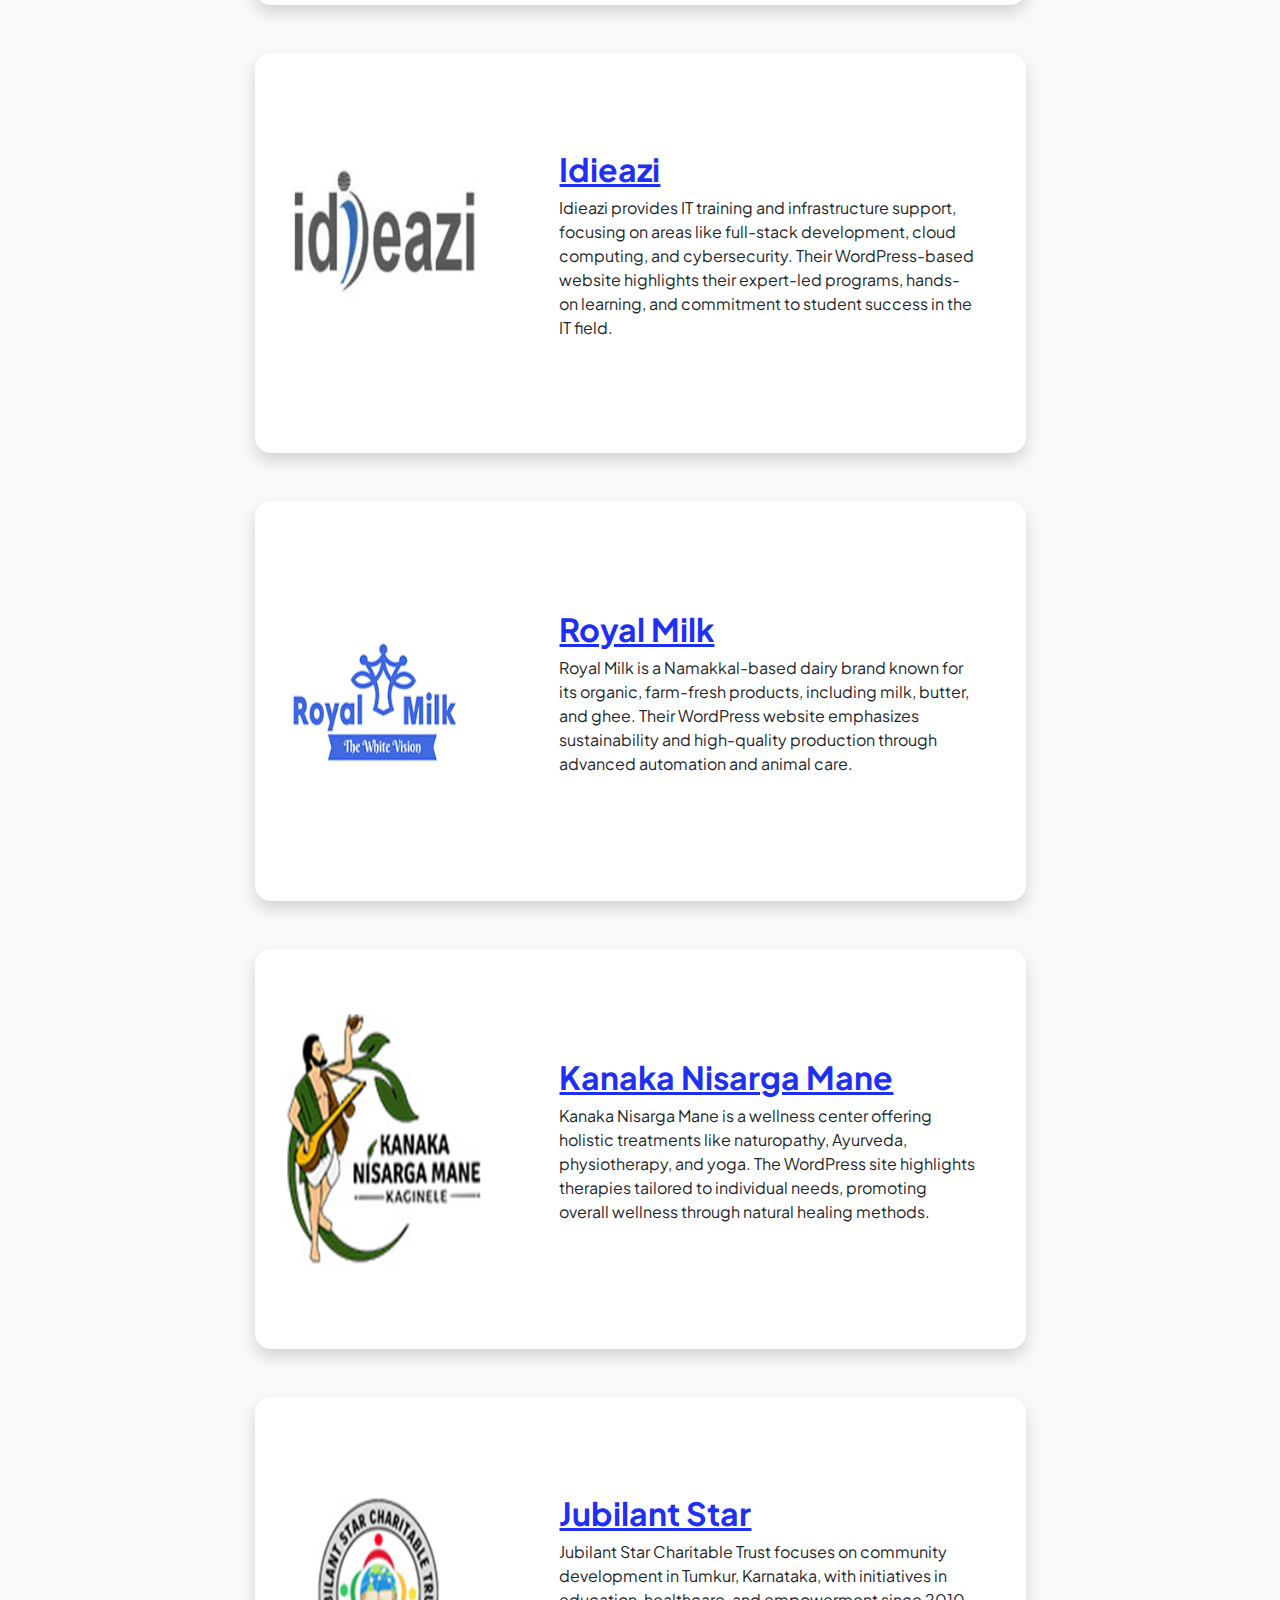
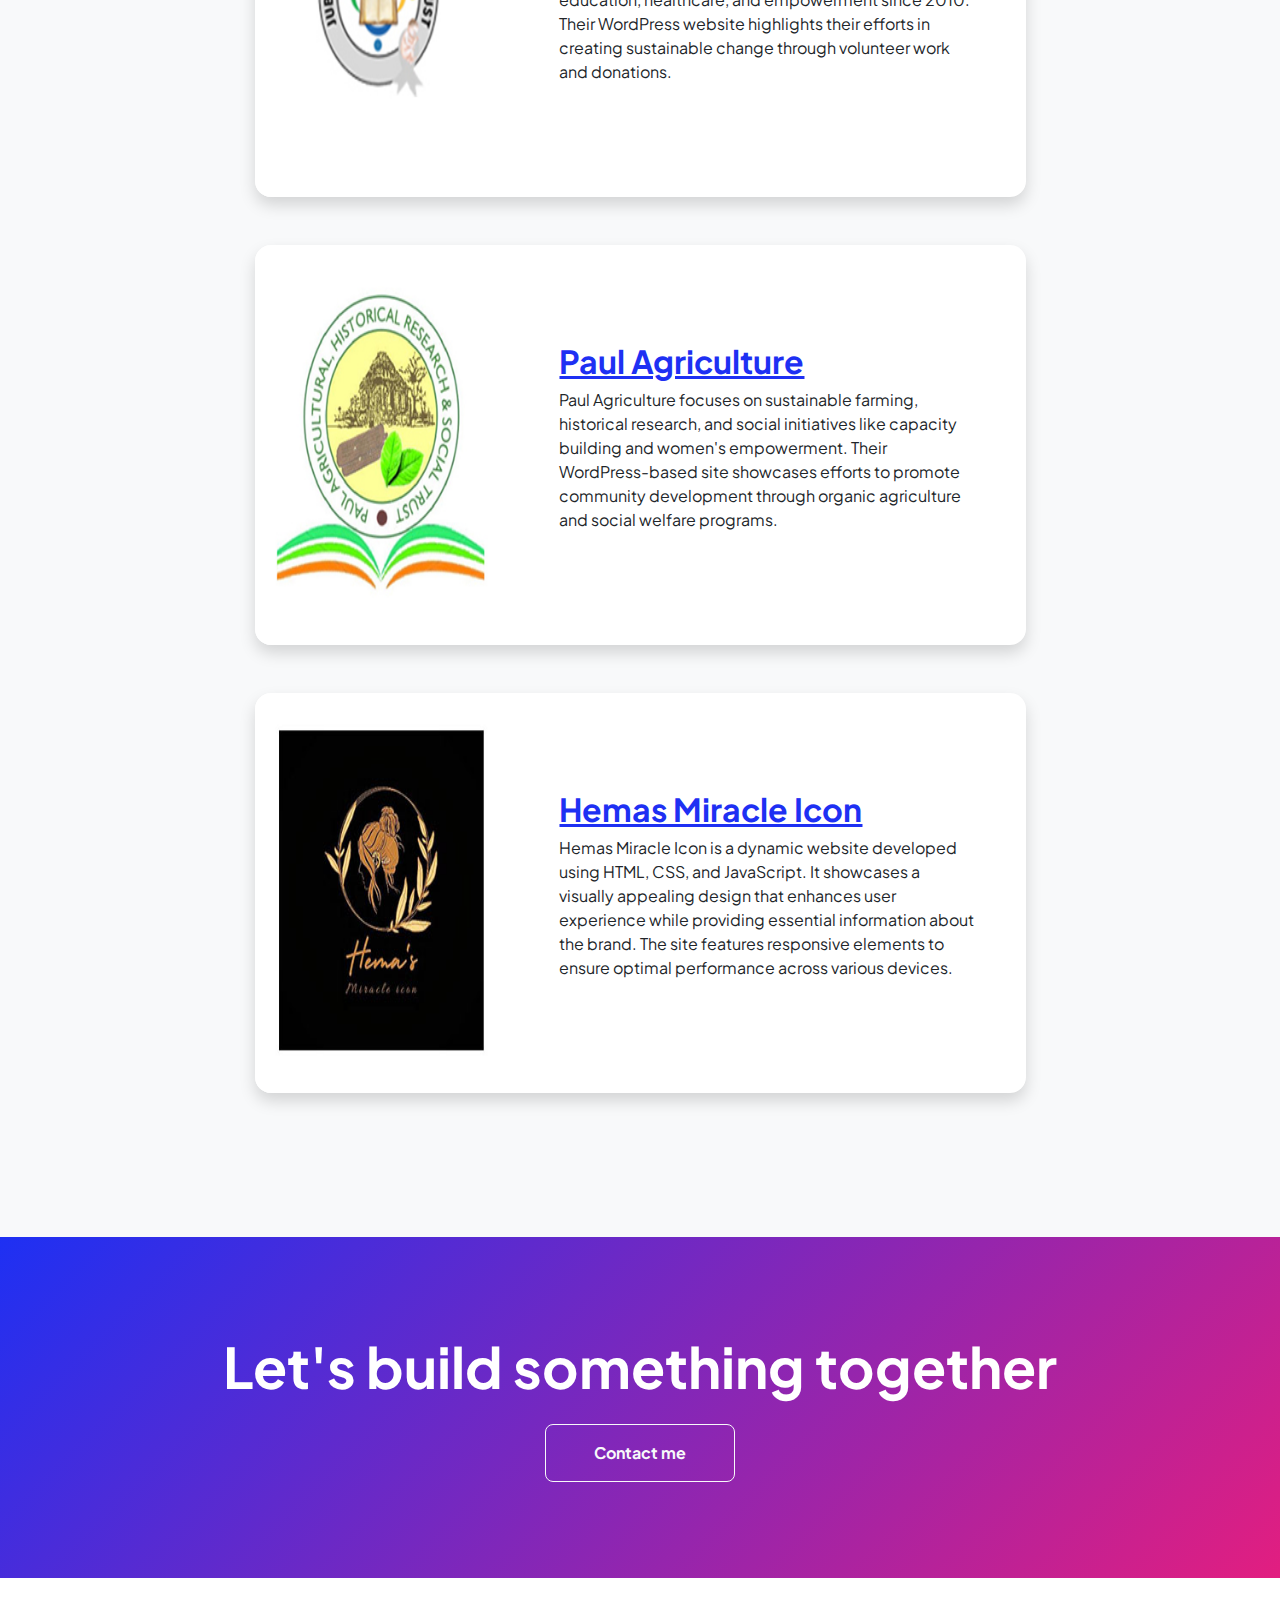
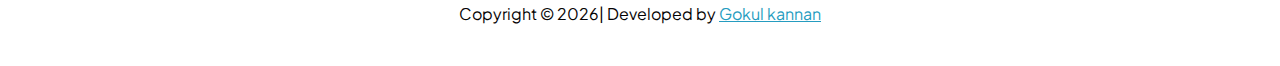
<file: projects.html>
<!DOCTYPE html>
<html lang="en">
    <head>
        <meta charset="utf-8" />
        <meta name="viewport" content="width=device-width, initial-scale=1, shrink-to-fit=no" />
        <meta name="description" content="" />
        <meta name="author" content="" />
        <title>Gokul</title>
        

        <link rel="icon" type="image/x-icon" href="assets/favicon.ico" />
        <!-- Custom Google font-->

        
        <link rel="preconnect" href="https://fonts.googleapis.com" />
        <link rel="preconnect" href="https://fonts.gstatic.com" crossorigin />
        <link href="https://fonts.googleapis.com/css2?family=Plus+Jakarta+Sans:wght@100;200;300;400;500;600;700;800;900&amp;display=swap" rel="stylesheet" />
        <!-- Bootstrap icons-->
        <link href="https://cdn.jsdelivr.net/npm/bootstrap-icons@1.8.1/font/bootstrap-icons.css" rel="stylesheet" />
        <!-- Core theme CSS (includes Bootstrap)-->
        <link href="css/styles.css" rel="stylesheet" />
    </head>
    <body class="d-flex flex-column h-100 bg-light">
        <main class="flex-shrink-0">
            <!-- Navigation-->
            <nav class="navbar navbar-expand-lg navbar-light bg-white py-3">
                <div class="container px-5">
                    <a class="navbar-brand" href="index.html"><span class="fw-bolder text-primary">Gokul Portfolio
                    </span></a>
                    <button class="navbar-toggler" type="button" data-bs-toggle="collapse" data-bs-target="#navbarSupportedContent" aria-controls="navbarSupportedContent" aria-expanded="false" aria-label="Toggle navigation"><span class="navbar-toggler-icon"></span></button>
                    <div class="collapse navbar-collapse" id="navbarSupportedContent">
                        <ul class="navbar-nav ms-auto mb-2 mb-lg-0 small fw-bolder">
                            <li class="nav-item"><a class="nav-link" href="index.html">Home</a></li>
                            <li class="nav-item"><a class="nav-link" href="resume.html">Resume</a></li>
                            <li class="nav-item"><a class="nav-link" href="projects.html">Projects</a></li>
                            <li class="nav-item"><a class="nav-link" href="contact.html">Contact</a></li>
                        </ul>
                    </div>
                </div>
            </nav>
            <!-- Projects Section-->
            <section class="py-5">
                <div class="container px-5 mb-5">
                    <div class="text-center mb-5">
                        <h1 class="display-5 fw-bolder mb-0"><span class="text-gradient d-inline">Projects</span></h1>
                    </div>
                    <div class="row gx-5 justify-content-center">
                        <div class="col-lg-11 col-xl-9 col-12">
                            <h3 class="fw-bolder">Internship Website</h3>
                            <!-- Project Card 1-->
                            <div class="card overflow-hidden shadow rounded-4 border-0 mb-5">
                                <div class="card-body p-0">
                                    <div class="row g-0 align-items-center">
                                        <div class="col-md-4">
                                            <img class="img-fluid w-100" src="./assets/imh/ll.jpg" alt="..." />
                                        </div>
                                        <div class="col-md-8 p-5">
                                            <a href="https://gm.truecounsel.in/">
                                                <h2 class="fw-bolder">True Counsel</h2>
                                            </a>
                                            <p>Developed using React.js for the frontend and Node.js with Prisma for the backend, this web application offers an intuitive platform for users to access legal counseling services. The project utilizes MySQL for efficient data management, ensuring a seamless experience for users seeking legal advice online.</p>
                                        </div>
                                    </div>
                                </div>
                            </div>
                            <!-- Project Card 2-->
                            <h3 class="fw-bolder">Enviq Tech (End-to-End Development)</h3>
                            <div class="card overflow-hidden shadow rounded-4 border-0 mb-5">
                                <div class="card-body p-0">
                                    <div class="row g-0 align-items-center">
                                        <div class="col-md-4">
                                            <img class="img-fluid w-100" src="./assets/imh/asas.jpg" alt="Tamilan Computers" />
                                        </div>
                                        <div class="col-md-8 p-5">
                                            <a href="https://tamilancomputers.com/">
                                                <h2 class="fw-bolder">Tamilan Computers</h2>
                                            </a>
                                            <p>Tamilan Computers offers a wide range of electronics including laptops, desktops, printers, CCTV cameras, and accessories. Their e-commerce website, developed in WordPress, serves customers in Tamil Nadu and features competitive pricing and special deals on popular tech products.</p>
                                        </div>
                                    </div>
                                </div>
                            </div>
                            <div class="card overflow-hidden shadow rounded-4 border-0 mb-5">
                                <div class="card-body p-0">
                                    <div class="row g-0 align-items-center">
                                        <div class="col-md-4">
                                            <img class="img-fluid w-100" src="./assets/imh/x.jpg" alt="Tamilan Computers" />
                                        </div>
                                        <div class="col-md-8 p-5">
                                            <a href="https://dhanvikkexports.com/">
                                                <h2 class="fw-bolder">Dhanvikk Exports</h2>
                                            </a>
                                            <p>Dhanvikk Exports specializes in exporting a variety of fresh flowers, including roses, sourced directly from greenhouses. Their WordPress-based website showcases a range of products with features like secure payment options and international delivery.</p>

                                        </div>
                                    </div>
                                </div>
                            </div>
                                                        

                          
                            <div class="card overflow-hidden shadow rounded-4 border-0 mb-5">
                                <div class="card-body p-0">
                                    <div class="row g-0 align-items-center">
                                        <div class="col-md-4">
                                            <img class="img-fluid w-100" src="./assets/imh/sd.jpg" alt="..." />
                                        </div>
                                        <div class="col-md-8 p-5">
                                            <a href="https://idieazi.com/">
                                                <h2 class="fw-bolder">Idieazi</h2>
                                            </a>
                                            <p>Idieazi provides IT training and infrastructure support, focusing on areas like full-stack development, cloud computing, and cybersecurity. Their WordPress-based website highlights their expert-led programs, hands-on learning, and commitment to student success in the IT field.</p>
                                        </div>
                                    </div>
                                </div>
                            </div>

                            <div class="card overflow-hidden shadow rounded-4 border-0 mb-5">
                                <div class="card-body p-0">
                                    <div class="row g-0 align-items-center">
                                        <div class="col-md-4">
                                            <img class="img-fluid w-100" src="./assets/imh/sdsd.jpg" alt="..." />
                                        </div>
                                        <div class="col-md-8 p-5">
                                            <a href="https://royalmilk.in/">
                                                <h2 class="fw-bolder">Royal Milk</h2>
                                            </a>
                                            <p>Royal Milk is a Namakkal-based dairy brand known for its organic, farm-fresh products, including milk, butter, and ghee. Their WordPress website emphasizes sustainability and high-quality production through advanced automation and animal care.</p>
                                        </div>
                                    </div>
                                </div>
                            </div>

                            <div class="card overflow-hidden shadow rounded-4 border-0 mb-5">
                                <div class="card-body p-0">
                                    <div class="row g-0 align-items-center">
                                        <div class="col-md-4">
                                            <img class="img-fluid w-100" src="./assets/imh/sdd.jpg" alt="..." />
                                        </div>
                                        <div class="col-md-8 p-5">
                                            <a href="https://kanakanisargamane.com/">
                                                <h2 class="fw-bolder">Kanaka Nisarga Mane</h2>
                                            </a>
                                            <p>Kanaka Nisarga Mane is a wellness center offering holistic treatments like naturopathy, Ayurveda, physiotherapy, and yoga. The WordPress site highlights therapies tailored to individual needs, promoting overall wellness through natural healing methods.</p>
                                        </div>
                                    </div>
                                </div>
                            </div>

                            <div class="card overflow-hidden shadow rounded-4 border-0 mb-5">
                                <div class="card-body p-0">
                                    <div class="row g-0 align-items-center">
                                        <div class="col-md-4">
                                            <img class="img-fluid w-100" src="./assets/imh/s.jpg" alt="..." />
                                        </div>
                                        <div class="col-md-8 p-5">
                                            <a href="https://jubilantstarcharitabletrust.com/">
                                                <h2 class="fw-bolder">Jubilant Star</h2>
                                            </a>
                                            <p>Jubilant Star Charitable Trust focuses on community development in Tumkur, Karnataka, with initiatives in education, healthcare, and empowerment since 2010. Their WordPress website highlights their efforts in creating sustainable change through volunteer work and donations.</p>
                                        </div>
                                    </div>
                                </div>
                            </div>

                            <div class="card overflow-hidden shadow rounded-4 border-0 mb-5">
                                <div class="card-body p-0">
                                    <div class="row g-0 align-items-center">
                                        <div class="col-md-4">
                                            <img class="img-fluid w-100" src="./assets/imh/sa.jpg" alt="..." />
                                        </div>
                                        <div class="col-md-8 p-5">
                                            <a href="https://paulagri.com/">
                                                <h2 class="fw-bolder">Paul Agriculture</h2>
                                            </a>
                                            <p>Paul Agriculture focuses on sustainable farming, historical research, and social initiatives like capacity building and women's empowerment. Their WordPress-based site showcases efforts to promote community development through organic agriculture and social welfare programs.</p>
                                        </div>
                                    </div>
                                </div>
                            </div>

                            <div class="card overflow-hidden shadow rounded-4 border-0 mb-5">
                                <div class="card-body p-0">
                                    <div class="row g-0 align-items-center">
                                        <div class="col-md-4">
                                            <img class="img-fluid w-100" src="./assets/imh/Untitled-2.jpg" alt="..." />
                                        </div>
                                        <div class="col-md-8 p-5">
                                            <a href="https://hemasmiracleicon.in/">
                                                <h2 class="fw-bolder">Hemas Miracle Icon</h2>
                                            </a>
                                            <p>Hemas Miracle Icon is a dynamic website developed using HTML, CSS, and JavaScript. It showcases a visually appealing design that enhances user experience while providing essential information about the brand. The site features responsive elements to ensure optimal performance across various devices.</p>
                                        </div>
                                    </div>
                                </div>
                            </div>
                        </div>
                    </div>
                </div>
            </section>
            <!-- Call to action section-->
            <section class="py-5 bg-gradient-primary-to-secondary text-white">
                <div class="container px-5 my-5">
                    <div class="text-center">
                        <h2 class="display-4 fw-bolder mb-4">Let's build something together</h2>
                        <a class="btn btn-outline-light btn-lg px-5 py-3 fs-6 fw-bolder" href="contact.html">Contact me</a>
                    </div>
                </div>
            </section>
        </main>
        <!-- Footer-->
        <footer class="bg-white py-4 mt-auto">
            <div class="container px-5">
                <div class="row align-items-center justify-content-between flex-column flex-sm-row">
                    <p style="color:#050303; text-align:center;">
                        Copyright © <span id="copyright"><script>document.getElementById('copyright').appendChild(document.createTextNode(new Date().getFullYear() + ""))</script></span>| Developed by <a  style="color:#259cc0; " href="#" target="_blank" >Gokul kannan</a>
                    </p>
                    <!-- <div class="col-auto">
                        <a class="small" href="#!">Privacy</a>
                        <span class="mx-1">&middot;</span>
                        <a class="small" href="#!">Terms</a>
                        <span class="mx-1">&middot;</span>
                        <a class="small" href="#!">Contact</a>
                    </div> -->
                </div>
            </div>
        </footer>
        <!-- Bootstrap core JS-->
        <script src="https://cdn.jsdelivr.net/npm/bootstrap@5.2.3/dist/js/bootstrap.bundle.min.js"></script>
        <!-- Core theme JS-->
        <script src="js/scripts.js"></script>
    </body>
</html>
</file>
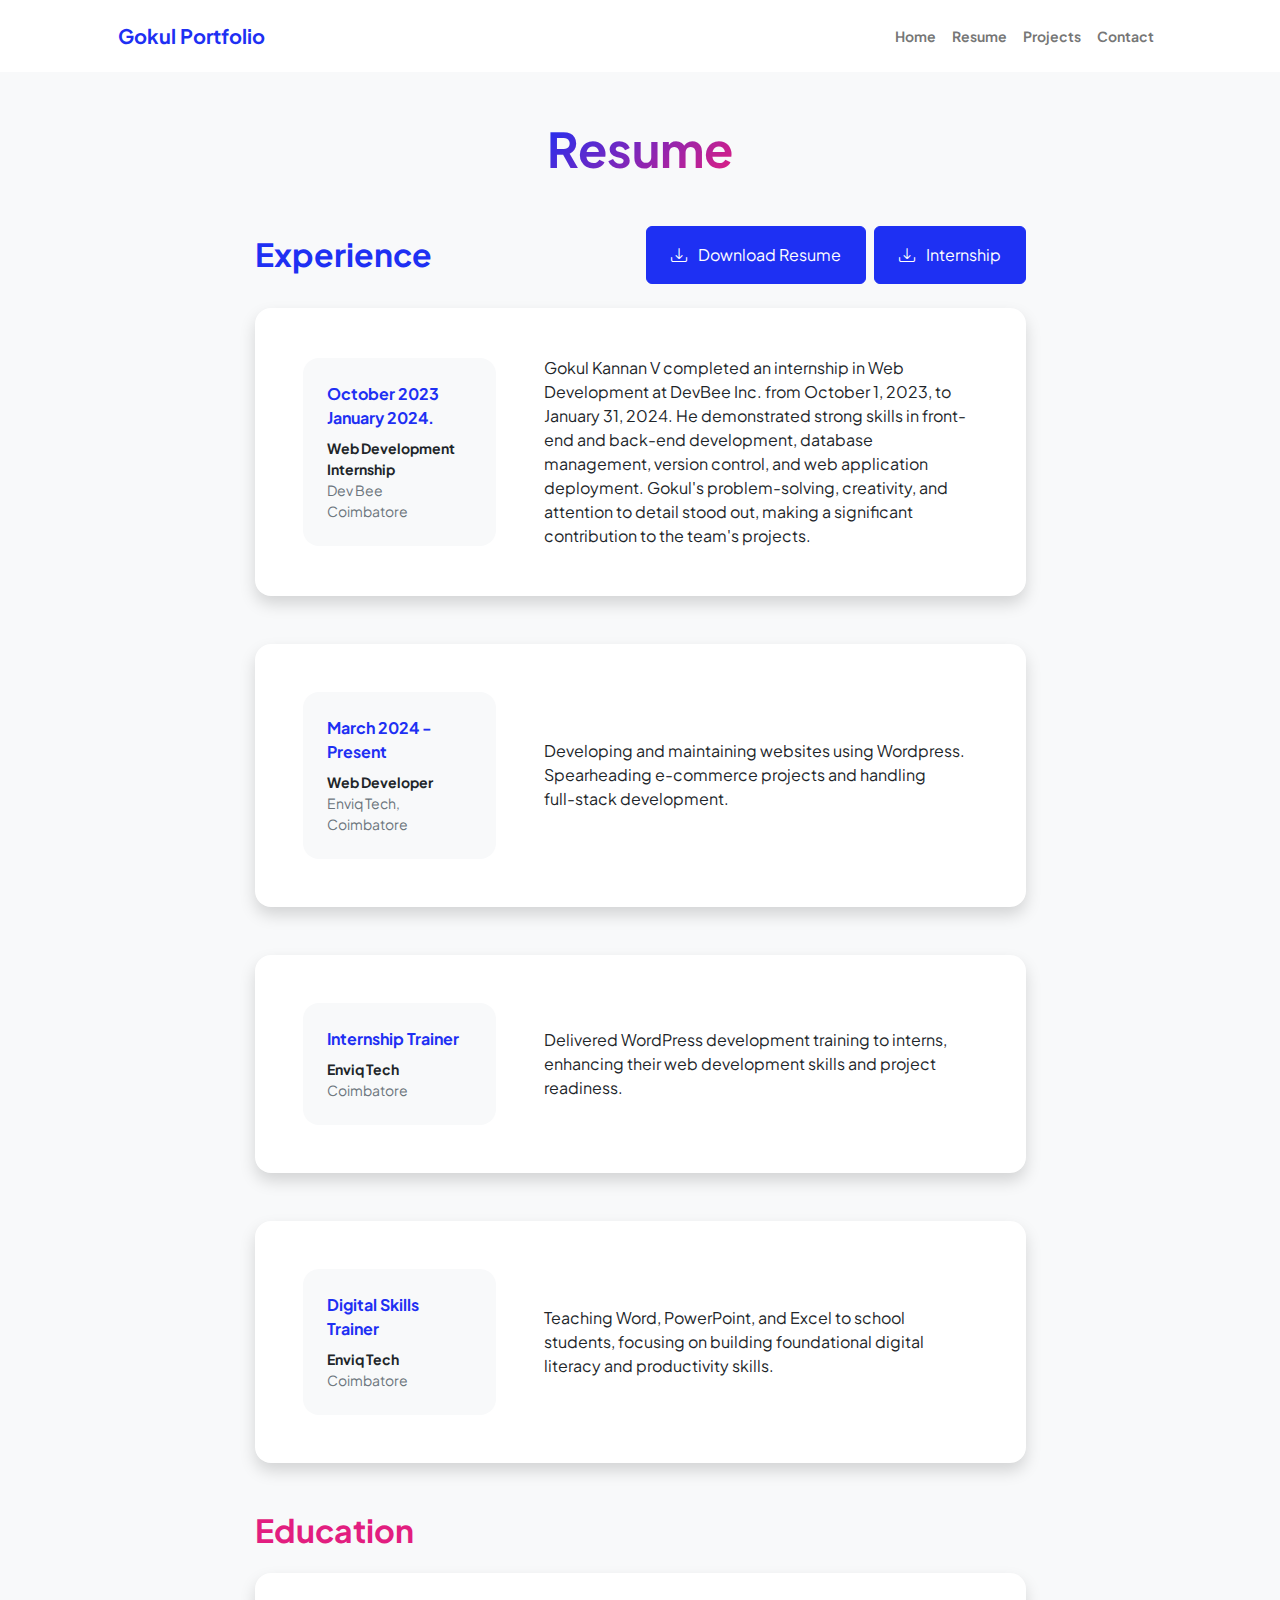
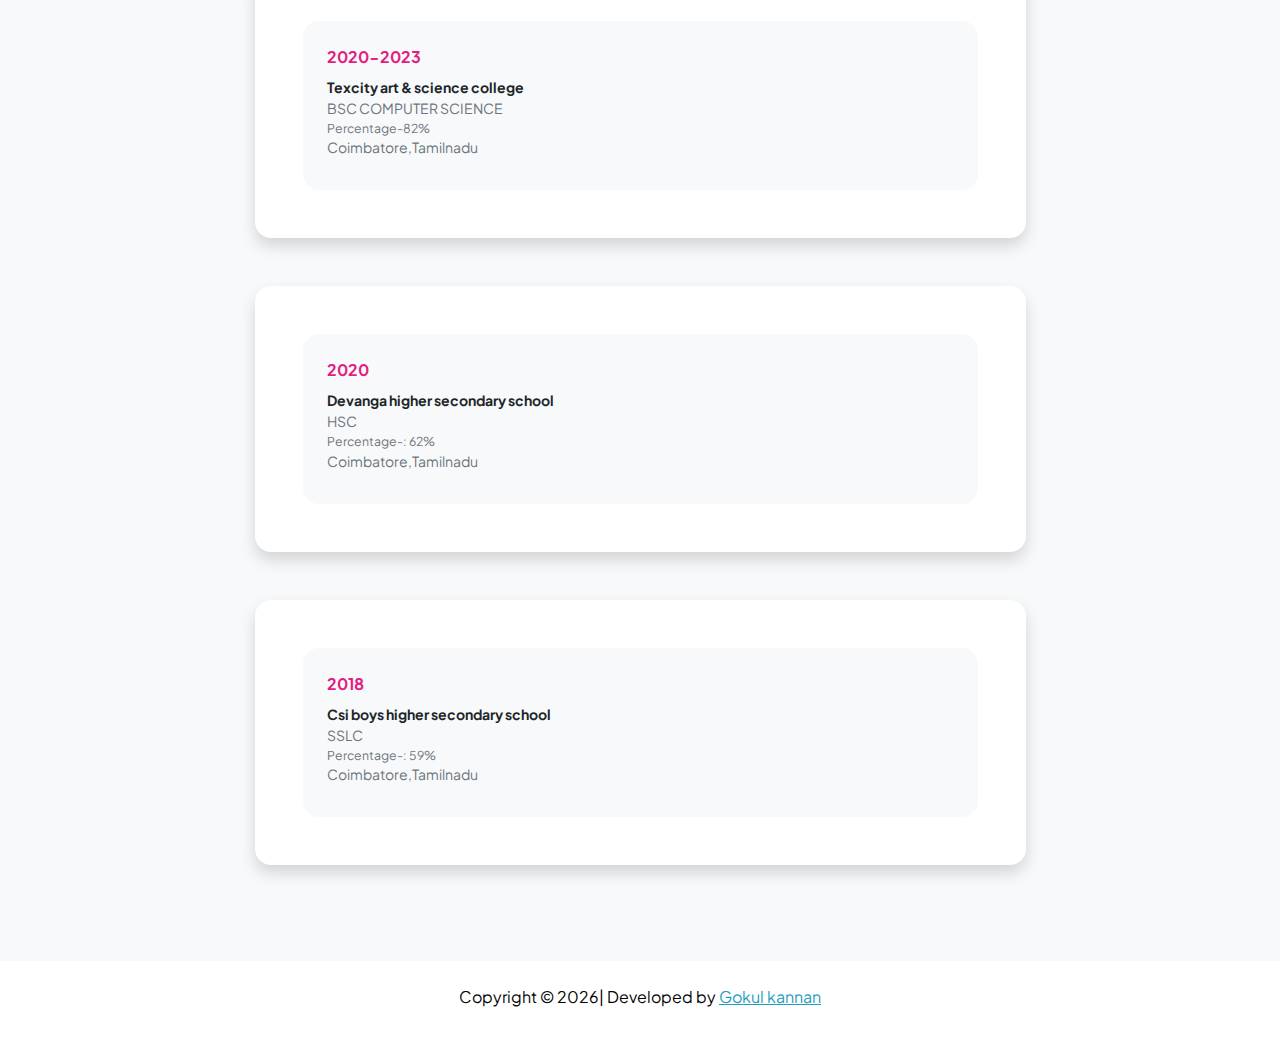
<file: resume.html>
<!DOCTYPE html>
<html lang="en">
    <head>
        <meta charset="utf-8" />
        <meta name="viewport" content="width=device-width, initial-scale=1, shrink-to-fit=no" />
        <meta name="description" content="" />
        <meta name="author" content="" />
        <title>Gokul</title>
        <!-- Favicon-->
        <link rel="icon" type="image/x-icon" href="assets/favicon.ico" />
        <!-- Custom Google font-->
        <link rel="preconnect" href="https://fonts.googleapis.com" />
        <link rel="preconnect" href="https://fonts.gstatic.com" crossorigin />
        <link href="https://fonts.googleapis.com/css2?family=Plus+Jakarta+Sans:wght@100;200;300;400;500;600;700;800;900&amp;display=swap" rel="stylesheet" />
        <!-- Bootstrap icons-->
        <link href="https://cdn.jsdelivr.net/npm/bootstrap-icons@1.8.1/font/bootstrap-icons.css" rel="stylesheet" />
        <!-- Core theme CSS (includes Bootstrap)-->
        <link href="css/styles.css" rel="stylesheet" />
    </head>
    <body class="d-flex flex-column h-100 bg-light">
        <main class="flex-shrink-0">
            <!-- Navigation-->
            <nav class="navbar navbar-expand-lg navbar-light bg-white py-3">
                <div class="container px-5">
                    <a class="navbar-brand" href="index.html"><span class="fw-bolder text-primary">Gokul Portfolio</span></a>
                    <button class="navbar-toggler" type="button" data-bs-toggle="collapse" data-bs-target="#navbarSupportedContent" aria-controls="navbarSupportedContent" aria-expanded="false" aria-label="Toggle navigation"><span class="navbar-toggler-icon"></span></button>
                    <div class="collapse navbar-collapse" id="navbarSupportedContent">
                        <ul class="navbar-nav ms-auto mb-2 mb-lg-0 small fw-bolder">
                            <li class="nav-item"><a class="nav-link" href="index.html">Home</a></li>
                            <li class="nav-item"><a class="nav-link" href="resume.html">Resume</a></li>
                            <li class="nav-item"><a class="nav-link" href="projects.html">Projects</a></li>
                            <li class="nav-item"><a class="nav-link" href="contact.html">Contact</a></li>
                        </ul>
                    </div>
                </div>
            </nav>
            <!-- Page Content-->
            <div class="container px-5 my-5">
                <div class="text-center mb-5">
                    <h1 class="display-5 fw-bolder mb-0"><span class="text-gradient d-inline">Resume</span></h1>
                </div>
                <div class="row gx-5 justify-content-center">
                    <div class="col-lg-11 col-xl-9 col-xxl-8">
                        <!-- Experience Section-->
                        <section>
                            <div class="d-flex flex-column flex-sm-row align-items-center justify-content-between mb-4">
                                <h2 class="text-primary fw-bolder mb-3 mb-sm-0">Experience</h2>
                                <div class="d-flex flex-column flex-sm-row">
                                    <!-- Download resume button-->
                                    <a class="btn btn-primary px-4 py-3 me-2 mb-2 mb-sm-0" href="./assets/Gokul kannan Resume.pdf">
                                        <div class="d-inline-block bi bi-download me-2"></div>
                                        Download Resume
                                    </a>
                                    <a class="btn btn-primary px-4 py-3" href="./assets/Gokul - Intern (1).pdf">
                                        <div class="d-inline-block bi bi-download me-2"></div>
                                        Internship
                                    </a>
                                </div>
                            </div>
                            
                            <!-- Experience Card 1-->
                            <div class="card shadow border-0 rounded-4 mb-5">
                                <div class="card-body p-5">
                                    <div class="row align-items-center gx-5">
                                        <div class="col text-center text-lg-start mb-4 mb-lg-0">
                                            <div class="bg-light p-4 rounded-4">
                                                <div class="text-primary fw-bolder mb-2">October 2023 January 2024.
                                                    </div>
                                                <div class="small fw-bolder">Web Development Internship</div>
                                                <div class="small text-muted">Dev
                                                    Bee</div>
                                                <div class="small text-muted">Coimbatore</div>
                                            </div>
                                        </div>
                                        <div class="col-lg-8"><div>Gokul Kannan V completed an internship in Web Development at DevBee Inc. from October 1, 2023, to January 31, 2024. He demonstrated strong skills in front-end and back-end development, database management, version control, and web application deployment. Gokul's problem-solving, creativity, and attention to detail stood out, making a significant contribution to the team's projects.</div></div>
                                    </div>
                                </div>
                            </div>
                            <!-- Experience Card 2-->
                            <div class="card shadow border-0 rounded-4 mb-5">
                                <div class="card-body p-5">
                                    <div class="row align-items-center gx-5">
                                        <div class="col text-center text-lg-start mb-4 mb-lg-0">
                                            <div class="bg-light p-4 rounded-4">
                                                <div class="text-primary fw-bolder mb-2">March 2024 -
                                                    Present
                                                    </div>
                                                <div class="small fw-bolder">Web Developer</div>
                                                <div class="small text-muted">Enviq Tech,
                                                    </div>
                                                <div class="small text-muted">Coimbatore</div>
                                            </div>
                                        </div>
                                        <div class="col-lg-8"><div>Developing and maintaining websites using Wordpress. Spearheading e-commerce projects and handling <br> full-stack development.</div></div>
                                    </div>
                                </div>
                            </div>

                            <div class="card shadow border-0 rounded-4 mb-5">
                                <div class="card-body p-5">
                                    <div class="row align-items-center gx-5">
                                        <div class="col text-center text-lg-start mb-4 mb-lg-0">
                                            <div class="bg-light p-4 rounded-4">
                                                <div class="text-primary fw-bolder mb-2">Internship Trainer
                                                    </div>
                                                <div class="small fw-bolder">Enviq Tech</div>
                                                <div class="small text-muted">Coimbatore
                                                    </div>
                                                <!-- <div class="small text-muted"></div> -->
                                            </div>
                                        </div>
                                        <div class="col-lg-8"><div>Delivered WordPress development training to interns, enhancing their web development skills and project readiness.</div></div>
                                    </div>
                                </div>
                            </div>

                            <div class="card shadow border-0 rounded-4 mb-5">
                                <div class="card-body p-5">
                                    <div class="row align-items-center gx-5">
                                        <div class="col text-center text-lg-start mb-4 mb-lg-0">
                                            <div class="bg-light p-4 rounded-4">
                                                <div class="text-primary fw-bolder mb-2">Digital Skills Trainer
                                                    </div>
                                                <div class="small fw-bolder">Enviq Tech</div>
                                                <div class="small text-muted">Coimbatore
                                                    </div>
                                                <!-- <div class="small text-muted"></div> -->
                                            </div>
                                        </div>
                                        <div class="col-lg-8"><div>Teaching Word, PowerPoint, and Excel to school students, focusing on building foundational digital literacy and productivity skills.</div></div>
                                    </div>
                                </div>
                            </div>
                        </section>
                        <!-- Education Section-->
                        <section>
                            <h2 class="text-secondary fw-bolder mb-4">Education</h2>
                            <!-- Education Card 1-->
                            <div class="card shadow border-0 rounded-4 mb-5">
                                <div class="card-body p-5">
                                    <div class="row align-items-center gx-5">
                                        <div class="col text-center text-lg-start mb-4 mb-lg-0">
                                            <div class="bg-light p-4 rounded-4">
                                                <div class="text-secondary fw-bolder mb-2">2020-2023</div>
                                                <div class="mb-2">
                                                    <div class="small fw-bolder">Texcity art & science college</div>
                                                    <div class="small text-muted">BSC COMPUTER SCIENCE

                                                    <div class="small text-muted">Percentage-82%</div>
                                                </div>
                                                <div class="fst-italic">
                                                    </div>
                                                    <div class="small text-muted">Coimbatore,Tamilnadu</div>
                                                </div>
                                            </div>
                                        </div>
                                    </div>
                                </div>
                            </div>
                            <!-- Education Card 2-->
                            <div class="card shadow border-0 rounded-4 mb-5">
                                <div class="card-body p-5">
                                    <div class="row align-items-center gx-5">
                                        <div class="col text-center text-lg-start mb-4 mb-lg-0">
                                            <div class="bg-light p-4 rounded-4">
                                                <div class="text-secondary fw-bolder mb-2"> 2020
                                                </div>
                                                <div class="mb-2">
                                                    <div class="small fw-bolder">Devanga higher secondary school</div>
                                                    <div class="small text-muted">HSC

                                                    <div class="small text-muted">Percentage-: 62%</div>
                                                </div>
                                                <div class="fst-italic">
                                                    </div>
                                                    <div class="small text-muted">Coimbatore,Tamilnadu</div>
                                                </div>
                                            </div>
                                        </div>
                                    </div>
                                </div>
                            </div>

                            <div class="card shadow border-0 rounded-4 mb-5">
                                <div class="card-body p-5">
                                    <div class="row align-items-center gx-5">
                                        <div class="col text-center text-lg-start mb-4 mb-lg-0">
                                            <div class="bg-light p-4 rounded-4">
                                                <div class="text-secondary fw-bolder mb-2"> 2018
                                                </div>
                                                <div class="mb-2">
                                                    <div class="small fw-bolder">Csi boys higher secondary school</div>
                                                    <div class="small text-muted">SSLC

                                                    <div class="small text-muted">Percentage-: 59%</div>
                                                </div>
                                                <div class="fst-italic">
                                                    </div>
                                                    <div class="small text-muted">Coimbatore,Tamilnadu</div>
                                                </div>
                                            </div>
                                        </div>
                                    </div>
                                </div>
                            </div>
                        </section>
                        
                        
                    </div>
                </div>
            </div>
        </main>
        <!-- Footer-->
        <footer class="bg-white py-4 mt-auto">
            <div class="container px-5">
                <div class="row align-items-center justify-content-between flex-column flex-sm-row">
                    <p style="color:#050303; text-align:center;">
                        Copyright © <span id="copyright"><script>document.getElementById('copyright').appendChild(document.createTextNode(new Date().getFullYear() + ""))</script></span>| Developed by <a  style="color:#259cc0; " href="#" target="_blank" >Gokul kannan</a>
                    </p>
                    <!-- <div class="col-auto">
                        <a class="small" href="#!">Privacy</a>
                        <span class="mx-1">&middot;</span>
                        <a class="small" href="#!">Terms</a>
                        <span class="mx-1">&middot;</span>
                        <a class="small" href="#!">Contact</a>
                    </div> -->
                </div>
            </div>
        </footer>
        <!-- Bootstrap core JS-->
        <script src="https://cdn.jsdelivr.net/npm/bootstrap@5.2.3/dist/js/bootstrap.bundle.min.js"></script>
        <!-- Core theme JS-->
        <script src="js/scripts.js"></script>
    </body>
</html>
</file>
